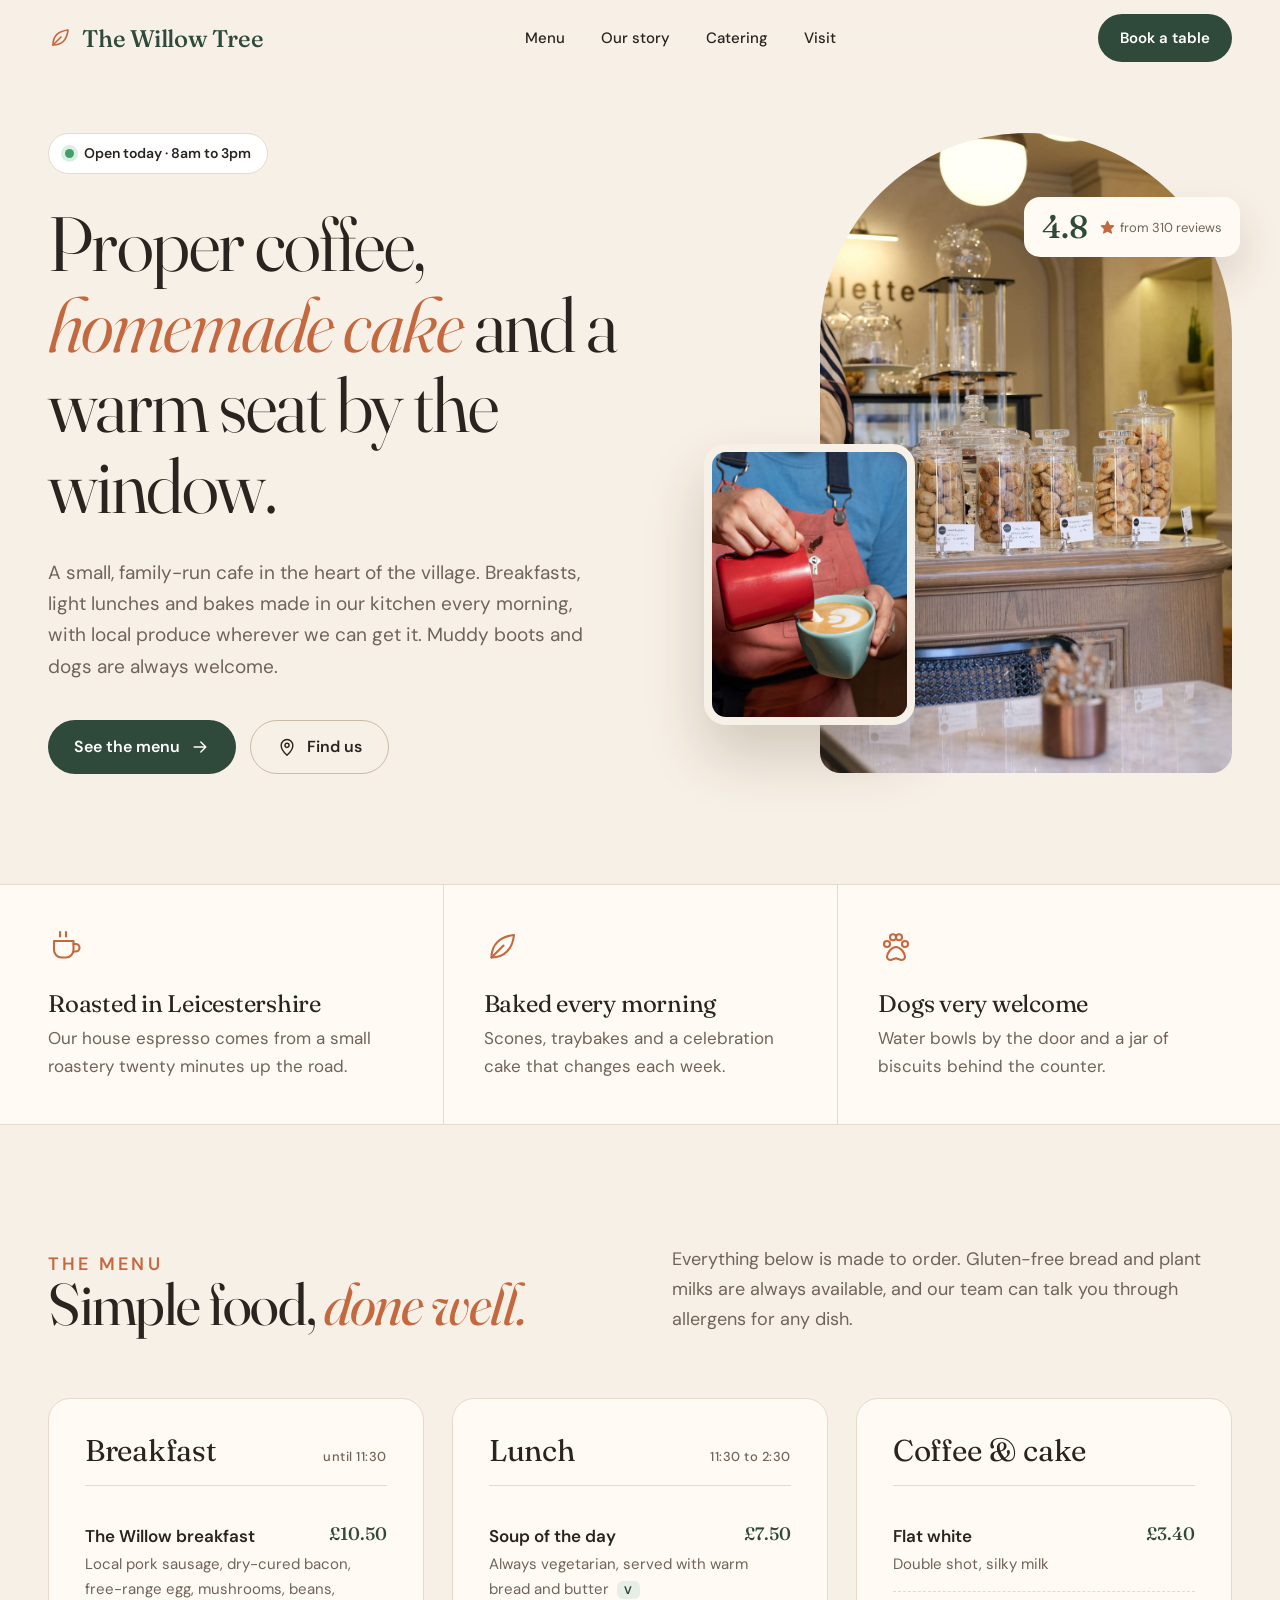
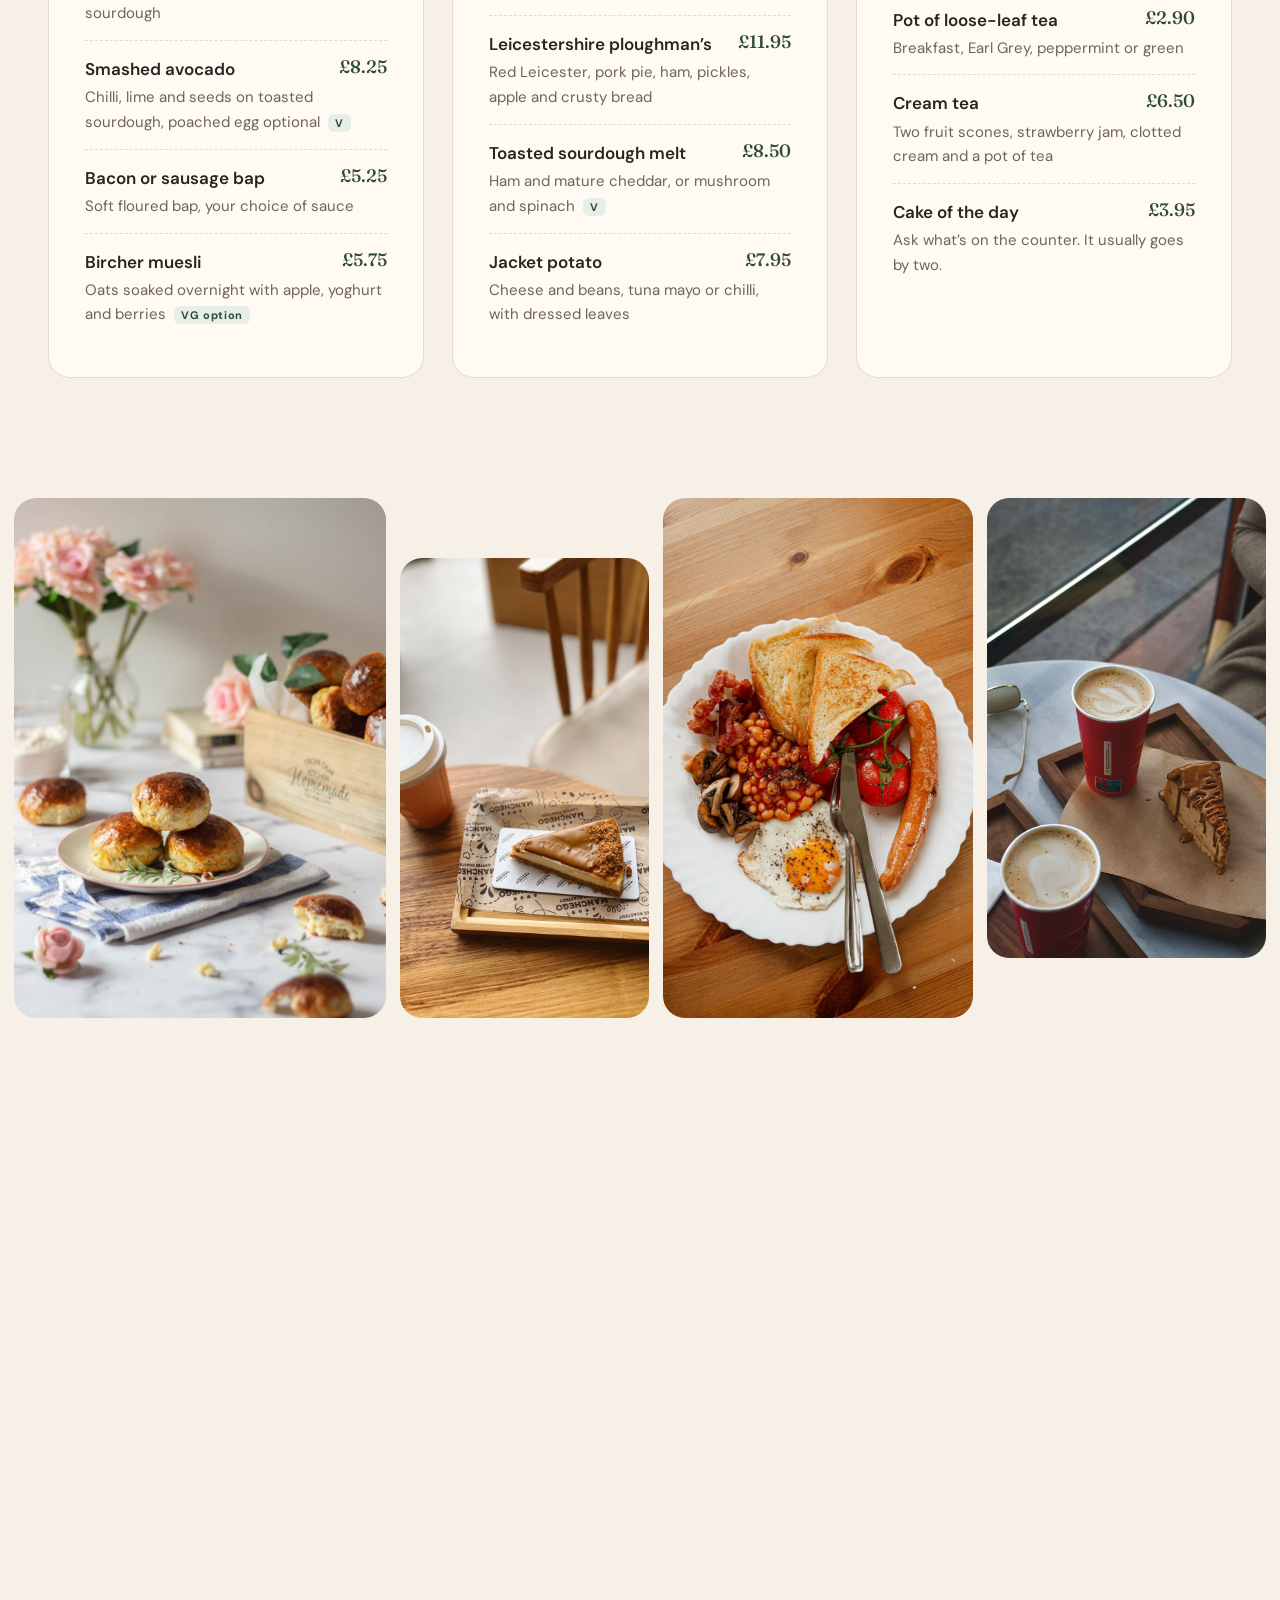
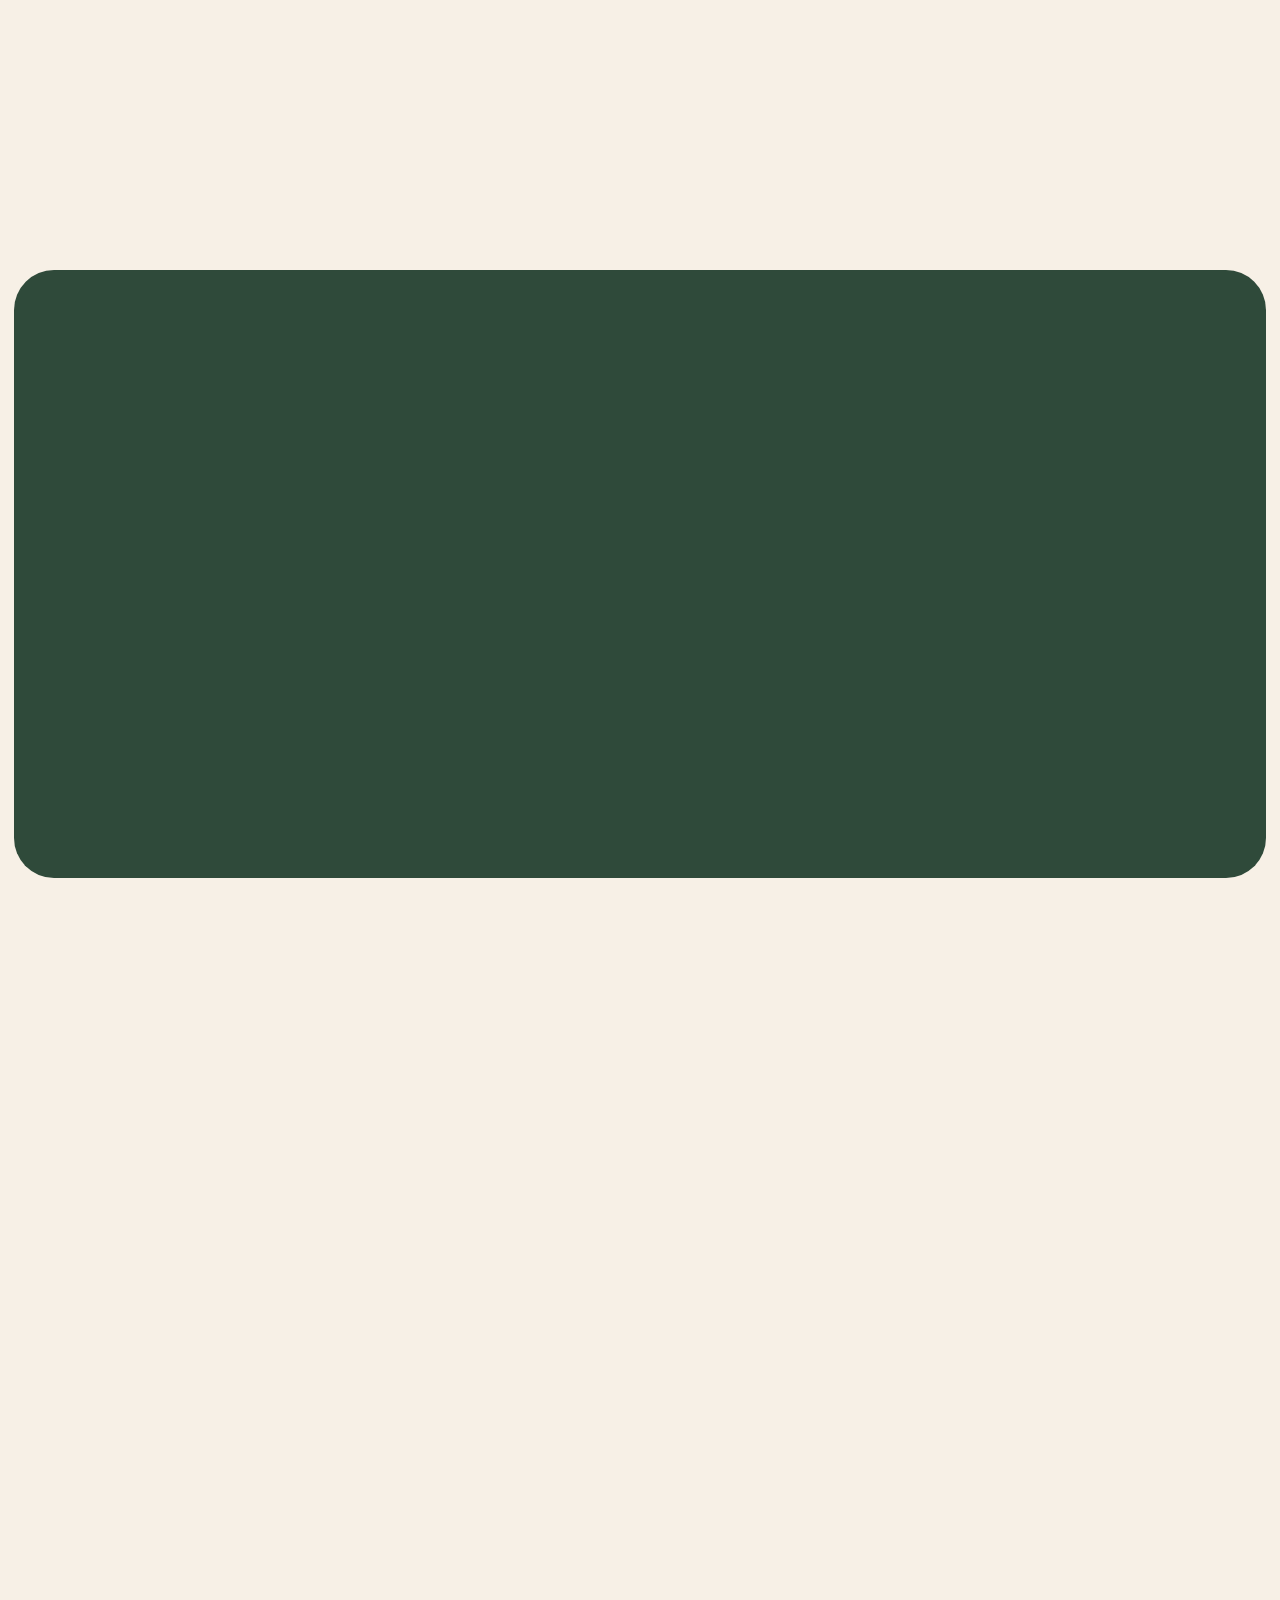
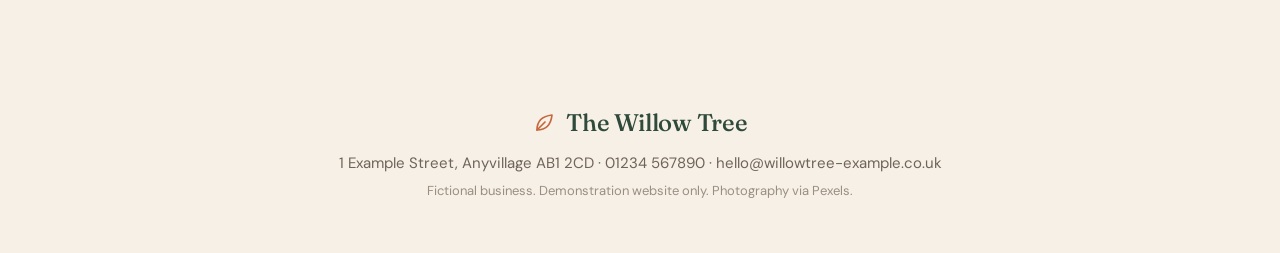
<file: cafe/index.html>
<!DOCTYPE html>
<html lang="en-GB">
<head>
<meta charset="utf-8">
<meta name="viewport" content="width=device-width,initial-scale=1">
<title>The Willow Tree Cafe | Village cafe, breakfasts, cakes &amp; catering</title>
<meta name="description" content="A family-run village cafe in Leicestershire. Breakfasts, light lunches, homemade cakes and speciality coffee. Dogs welcome. Outside catering available.">
<link rel="preload" href="assets/fonts/Fraunces-300-700-normal.woff2" as="font" type="font/woff2" crossorigin>
<link rel="stylesheet" href="assets/fonts.css">
<link rel="stylesheet" href="assets/style.css">
</head>
<body>
<svg width="0" height="0" style="position:absolute" aria-hidden="true">
 <symbol id="i-leaf" viewBox="0 0 24 24"><path d="M5 19c0-9 6-14 15-15-1 9-6 15-15 15z"/><path d="M5 19 13 11"/></symbol>
 <symbol id="i-clock" viewBox="0 0 24 24"><circle cx="12" cy="12" r="9"/><path d="M12 7v5l3 2"/></symbol>
 <symbol id="i-pin" viewBox="0 0 24 24"><path d="M12 22s7-6.2 7-12a7 7 0 0 0-14 0c0 5.8 7 12 7 12z"/><circle cx="12" cy="10" r="2.5"/></symbol>
 <symbol id="i-phone" viewBox="0 0 24 24"><path d="M22 16.9v3a2 2 0 0 1-2.2 2 19.8 19.8 0 0 1-8.6-3.1 19.5 19.5 0 0 1-6-6A19.8 19.8 0 0 1 2.1 4.2 2 2 0 0 1 4.1 2h3a2 2 0 0 1 2 1.7c.1 1 .4 1.9.7 2.8a2 2 0 0 1-.5 2.1L8 9.9a16 16 0 0 0 6 6l1.3-1.3a2 2 0 0 1 2.1-.4c.9.3 1.8.6 2.8.7a2 2 0 0 1 1.7 2z"/></symbol>
 <symbol id="i-arrow" viewBox="0 0 24 24"><path d="M5 12h14M13 6l6 6-6 6"/></symbol>
 <symbol id="i-paw" viewBox="0 0 24 24"><circle cx="6" cy="10" r="2"/><circle cx="10" cy="5.5" r="2"/><circle cx="14" cy="5.5" r="2"/><circle cx="18" cy="10" r="2"/><path d="M12 12c-3 0-6 4-6 6.5 0 1.5 1.5 2.5 3 2l3-1 3 1c1.5.5 3-.5 3-2C18 16 15 12 12 12z"/></symbol>
 <symbol id="i-cup" viewBox="0 0 24 24"><path d="M4 8h13v6a5 5 0 0 1-5 5H9a5 5 0 0 1-5-5z"/><path d="M17 10h1.5a2.5 2.5 0 0 1 0 5H17M8 2v3M12 2v3"/></symbol>
 <symbol id="i-basket" viewBox="0 0 24 24"><path d="M3 10h18l-2 10H5z"/><path d="m8 10 3-6M16 10l-3-6M9 14v3M15 14v3"/></symbol>
 <symbol id="i-car" viewBox="0 0 24 24"><path d="M5 17h14v-5l-2-5H7l-2 5z"/><circle cx="8" cy="17" r="2"/><circle cx="16" cy="17" r="2"/></symbol>
 <symbol id="i-access" viewBox="0 0 24 24"><circle cx="12" cy="4" r="2"/><path d="M12 7v7h5l2 6M8 10a6 6 0 1 0 7 8"/></symbol>
 <symbol id="i-star" viewBox="0 0 24 24"><path d="m12 2 3.1 6.3 6.9 1-5 4.9 1.2 6.8L12 17.8 5.8 21l1.2-6.8-5-4.9 6.9-1z"/></symbol>
</svg>

<header class="nav" id="top">
 <div class="wrap nav-in">
  <a href="#top" class="brand"><svg class="ic"><use href="#i-leaf"/></svg>The Willow Tree</a>
  <nav class="links" aria-label="Main"><a href="#menu">Menu</a><a href="#story">Our story</a><a href="#catering">Catering</a><a href="#visit">Visit</a></nav>
  <a href="#visit" class="pill">Book a table</a>
 </div>
</header>

<main>
<section class="hero">
 <div class="wrap hero-grid">
  <div class="hero-copy">
   <p class="status rv"><span class="dot"></span>Open today · 8am to 3pm</p>
   <h1 class="rv">Proper coffee, <em>homemade cake</em> and a warm seat by the window.</h1>
   <p class="lede rv">A small, family-run cafe in the heart of the village. Breakfasts, light lunches and bakes made in our kitchen every morning, with local produce wherever we can get it. Muddy boots and dogs are always welcome.</p>
   <div class="cta rv"><a href="#menu" class="btn">See the menu <svg class="ic"><use href="#i-arrow"/></svg></a><a href="#visit" class="btn btn-ghost"><svg class="ic"><use href="#i-pin"/></svg> Find us</a></div>
  </div>
  <div class="hero-media">
   <figure class="h-main rv"><img src="assets/hero.jpg" alt="Cafe counter with glass jars of homemade cookies under warm lights" width="957" height="1700" fetchpriority="high"></figure>
   <figure class="h-small rv"><img src="assets/latte.jpg" alt="Barista pouring latte art" width="1000" height="1418" loading="lazy"></figure>
   <div class="badge rv"><b>4.8</b><span><svg class="ic star"><use href="#i-star"/></svg> from 310 reviews</span></div>
  </div>
 </div>
</section>

<section class="values">
 <div class="wrap val-grid">
  <div class="rv"><svg class="ic lg"><use href="#i-cup"/></svg><h3>Roasted in Leicestershire</h3><p>Our house espresso comes from a small roastery twenty minutes up the road.</p></div>
  <div class="rv"><svg class="ic lg"><use href="#i-leaf"/></svg><h3>Baked every morning</h3><p>Scones, traybakes and a celebration cake that changes each week.</p></div>
  <div class="rv"><svg class="ic lg"><use href="#i-paw"/></svg><h3>Dogs very welcome</h3><p>Water bowls by the door and a jar of biscuits behind the counter.</p></div>
 </div>
</section>

<section class="sec" id="menu">
 <div class="wrap">
  <div class="menu-head">
   <div><p class="eyebrow rv">The menu</p><h2 class="rv">Simple food, <em>done well.</em></h2></div>
   <p class="rv muted">Everything below is made to order. Gluten-free bread and plant milks are always available, and our team can talk you through allergens for any dish.</p>
  </div>
  <div class="menu-grid">
   <div class="menu-col rv">
    <h3>Breakfast <small>until 11:30</small></h3>
    <dl>
     <div><dt>The Willow breakfast</dt><dd>£10.50</dd><p>Local pork sausage, dry-cured bacon, free-range egg, mushrooms, beans, sourdough</p></div>
     <div><dt>Smashed avocado</dt><dd>£8.25</dd><p>Chilli, lime and seeds on toasted sourdough, poached egg optional <i>V</i></p></div>
     <div><dt>Bacon or sausage bap</dt><dd>£5.25</dd><p>Soft floured bap, your choice of sauce</p></div>
     <div><dt>Bircher muesli</dt><dd>£5.75</dd><p>Oats soaked overnight with apple, yoghurt and berries <i>VG option</i></p></div>
    </dl>
   </div>
   <div class="menu-col rv">
    <h3>Lunch <small>11:30 to 2:30</small></h3>
    <dl>
     <div><dt>Soup of the day</dt><dd>£7.50</dd><p>Always vegetarian, served with warm bread and butter <i>V</i></p></div>
     <div><dt>Leicestershire ploughman&rsquo;s</dt><dd>£11.95</dd><p>Red Leicester, pork pie, ham, pickles, apple and crusty bread</p></div>
     <div><dt>Toasted sourdough melt</dt><dd>£8.50</dd><p>Ham and mature cheddar, or mushroom and spinach <i>V</i></p></div>
     <div><dt>Jacket potato</dt><dd>£7.95</dd><p>Cheese and beans, tuna mayo or chilli, with dressed leaves</p></div>
    </dl>
   </div>
   <div class="menu-col rv">
    <h3>Coffee &amp; cake</h3>
    <dl>
     <div><dt>Flat white</dt><dd>£3.40</dd><p>Double shot, silky milk</p></div>
     <div><dt>Pot of loose-leaf tea</dt><dd>£2.90</dd><p>Breakfast, Earl Grey, peppermint or green</p></div>
     <div><dt>Cream tea</dt><dd>£6.50</dd><p>Two fruit scones, strawberry jam, clotted cream and a pot of tea</p></div>
     <div><dt>Cake of the day</dt><dd>£3.95</dd><p>Ask what&rsquo;s on the counter. It usually goes by two.</p></div>
    </dl>
   </div>
  </div>
 </div>
</section>

<section class="gallery" aria-label="Photos from the cafe">
 <figure class="g1 rv"><img src="assets/scones.jpg" alt="Freshly baked scones on a plate with roses" loading="lazy" width="1000" height="1250"></figure>
 <figure class="g2 rv"><img src="assets/cake.jpg" alt="Slice of caramel cheesecake and a takeaway coffee" loading="lazy" width="1000" height="1334"></figure>
 <figure class="g3 rv"><img src="assets/tea.jpg" alt="Full English breakfast with eggs, beans, sausage and toast" loading="lazy" width="1000" height="1334"></figure>
 <figure class="g4 rv"><img src="assets/table.jpg" alt="Two lattes and cake on a cafe table" loading="lazy" width="1000" height="1780"></figure>
</section>

<section class="sec story" id="story">
 <div class="wrap story-grid">
  <figure class="rv story-img"><img src="assets/barista.jpg" alt="Barista making a latte behind the counter" loading="lazy" width="1000" height="1500"></figure>
  <div>
   <p class="eyebrow rv">Our story</p>
   <h2 class="rv">A village cafe, <em>run by the village.</em></h2>
   <p class="rv">We opened The Willow Tree because we wanted somewhere to sit with a good coffee without driving into town. Ten years on, it&rsquo;s where the walking group warms up, where toddlers have their first babyccino, and where half the parish council seems to hold its meetings.</p>
   <p class="rv">Our bread comes from a baker in the next village, our eggs from a farm you can see from the car park, and the cakes are made by us, at 6am, every day.</p>
   <blockquote class="rv">&ldquo;Best scones for miles, and they brought a water bowl out for our spaniel before we&rsquo;d even sat down.&rdquo;<cite>Helen, Google review</cite></blockquote>
  </div>
 </div>
</section>

<section class="catering" id="catering">
 <div class="wrap cat-grid">
  <div class="rv">
   <p class="eyebrow light">Outside catering</p>
   <h2>Feeding your party, office or wake, <em>without the fuss.</em></h2>
   <p>Sandwich platters, grazing boards, cake tables and afternoon teas, delivered within ten miles. Tell us numbers and dietary needs and we&rsquo;ll handle the rest.</p>
   <a class="btn btn-cream" href="mailto:hello@willowtree-example.co.uk">Ask about catering <svg class="ic"><use href="#i-arrow"/></svg></a>
  </div>
  <ul class="cat-list rv">
   <li><svg class="ic"><use href="#i-basket"/></svg><div><b>Sandwich &amp; wrap platters</b><span>From £6.50 per person</span></div></li>
   <li><svg class="ic"><use href="#i-cup"/></svg><div><b>Afternoon tea boxes</b><span>From £14 per person</span></div></li>
   <li><svg class="ic"><use href="#i-leaf"/></svg><div><b>Celebration cakes</b><span>Order with 5 days&rsquo; notice</span></div></li>
  </ul>
 </div>
</section>

<section class="sec visit" id="visit">
 <div class="wrap visit-grid">
  <div>
   <p class="eyebrow rv">Visit us</p>
   <h2 class="rv">Come in, <em>sit down.</em></h2>
   <table class="hours rv">
    <tr><th>Monday to Friday</th><td>8:00 to 15:00</td></tr>
    <tr><th>Saturday</th><td>9:00 to 15:00</td></tr>
    <tr><th>Sunday</th><td>10:00 to 14:00</td></tr>
   </table>
   <ul class="facts rv">
    <li><svg class="ic"><use href="#i-pin"/></svg>1 Example Street, Anyvillage, Leicestershire AB1 2CD</li>
    <li><svg class="ic"><use href="#i-car"/></svg>Free parking at the village hall opposite</li>
    <li><svg class="ic"><use href="#i-access"/></svg>Step-free entrance and accessible toilet</li>
    <li><svg class="ic"><use href="#i-phone"/></svg><a href="tel:01234567890">01234 567890</a></li>
   </ul>
  </div>
  <form class="book rv" onsubmit="event.preventDefault();this.querySelector('.ok').hidden=false;">
   <h3>Book a table</h3>
   <p class="muted">Walk-ins are always welcome. Booking is handy for groups of four or more, and for weekends.</p>
   <div class="row"><label>Name<input required autocomplete="name"></label><label>Phone<input required type="tel" autocomplete="tel"></label></div>
   <div class="row"><label>Date<input type="date"></label><label>Guests<select><option>2</option><option>3</option><option>4</option><option>5</option><option>6+</option></select></label></div>
   <button class="btn">Request booking <svg class="ic"><use href="#i-arrow"/></svg></button>
   <p class="ok" hidden>Thanks, this is a demo so nothing was sent.</p>
  </form>
 </div>
</section>
</main>

<footer class="foot">
 <div class="wrap foot-in">
  <div class="brand"><svg class="ic"><use href="#i-leaf"/></svg>The Willow Tree</div>
  <p>1 Example Street, Anyvillage AB1 2CD · 01234 567890 · hello@willowtree-example.co.uk</p>
  <p class="small">Fictional business. Demonstration website only. Photography via Pexels.</p>
 </div>
</footer>
<script src="assets/site.js" defer></script>
</body>
</html>
</file>
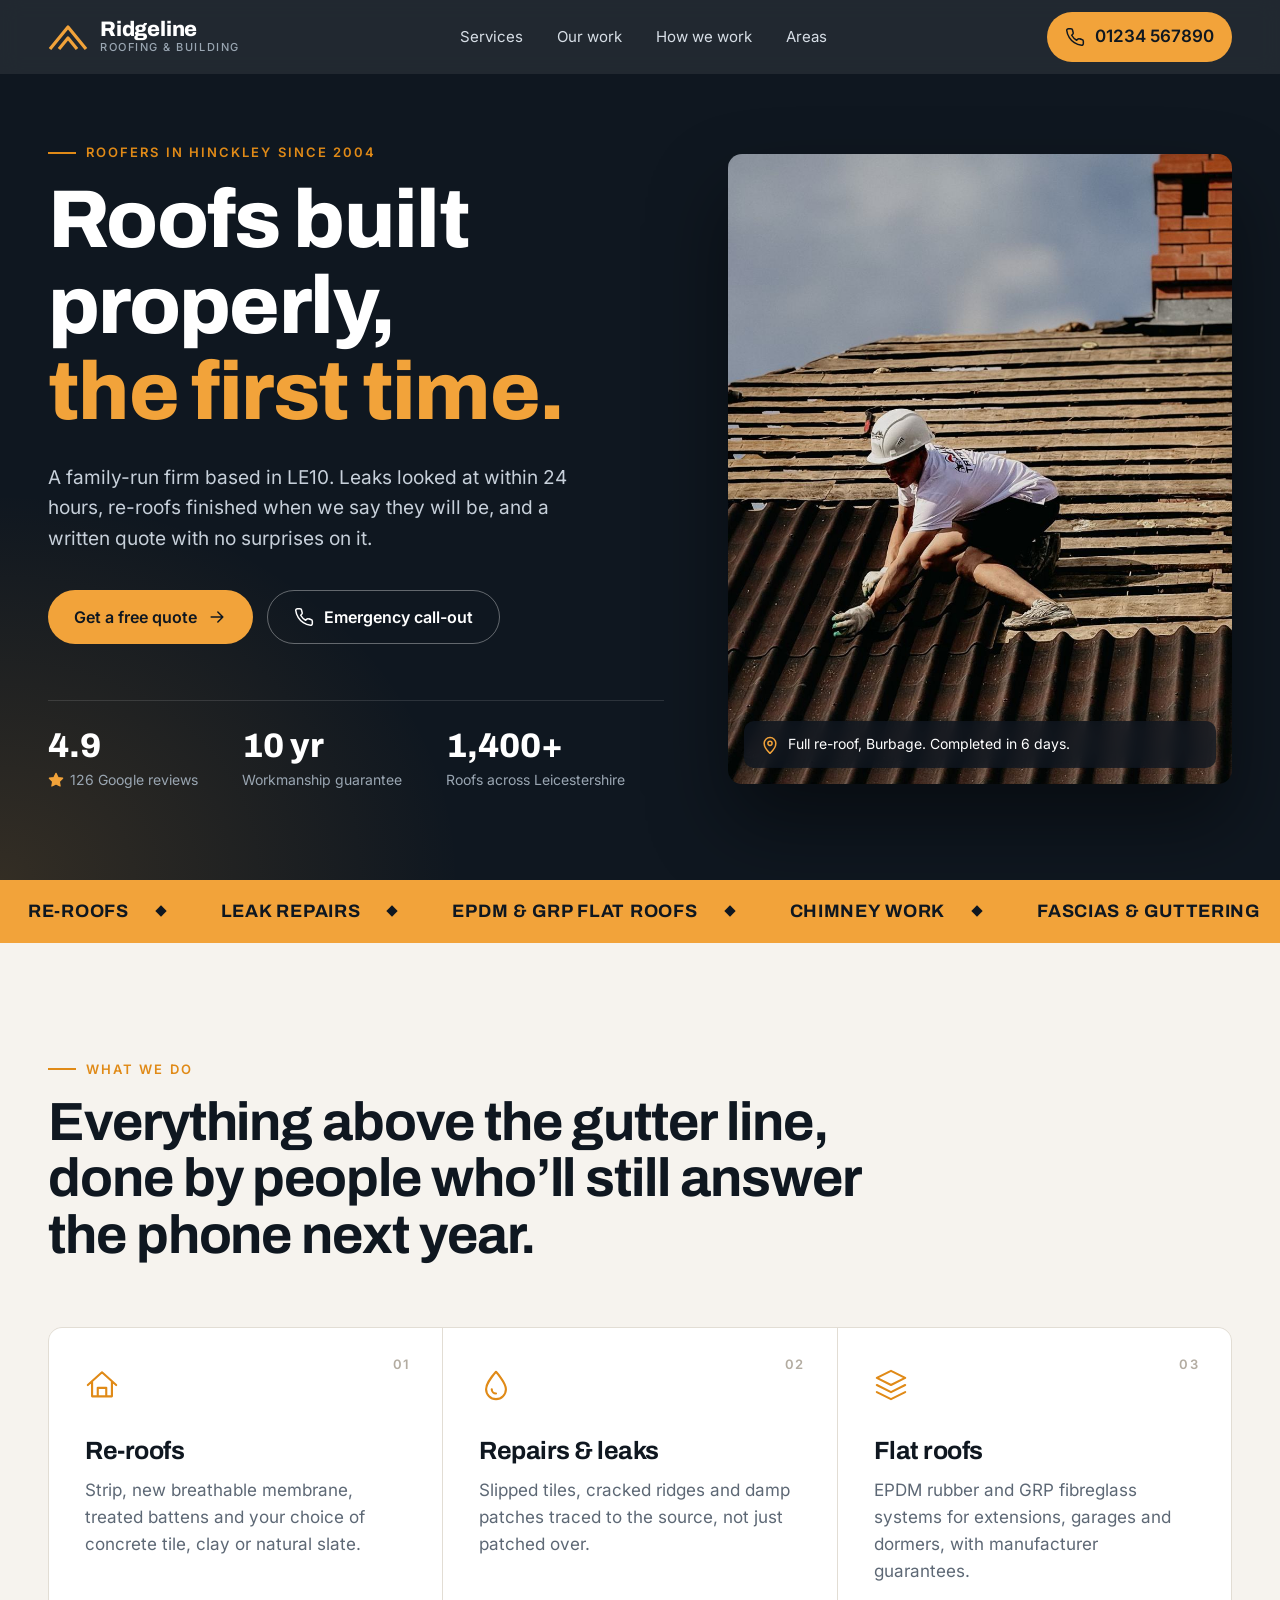
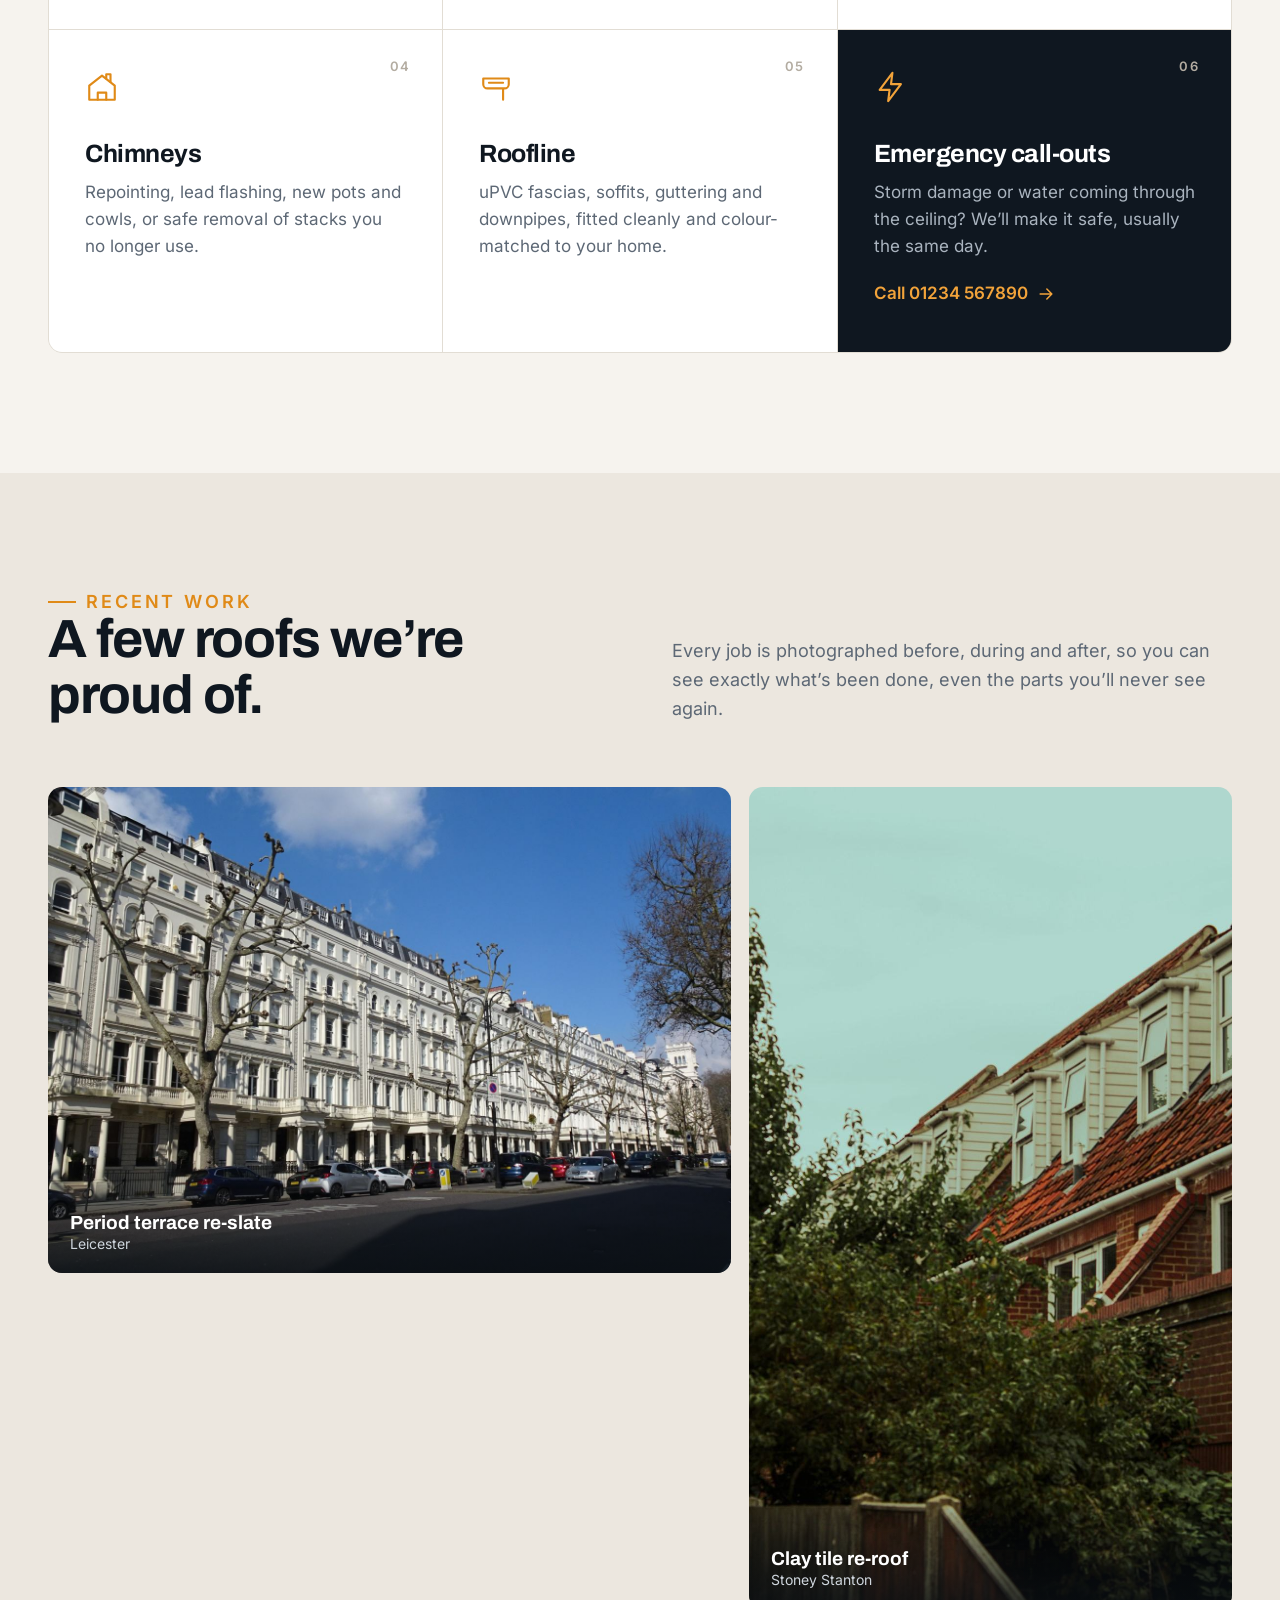
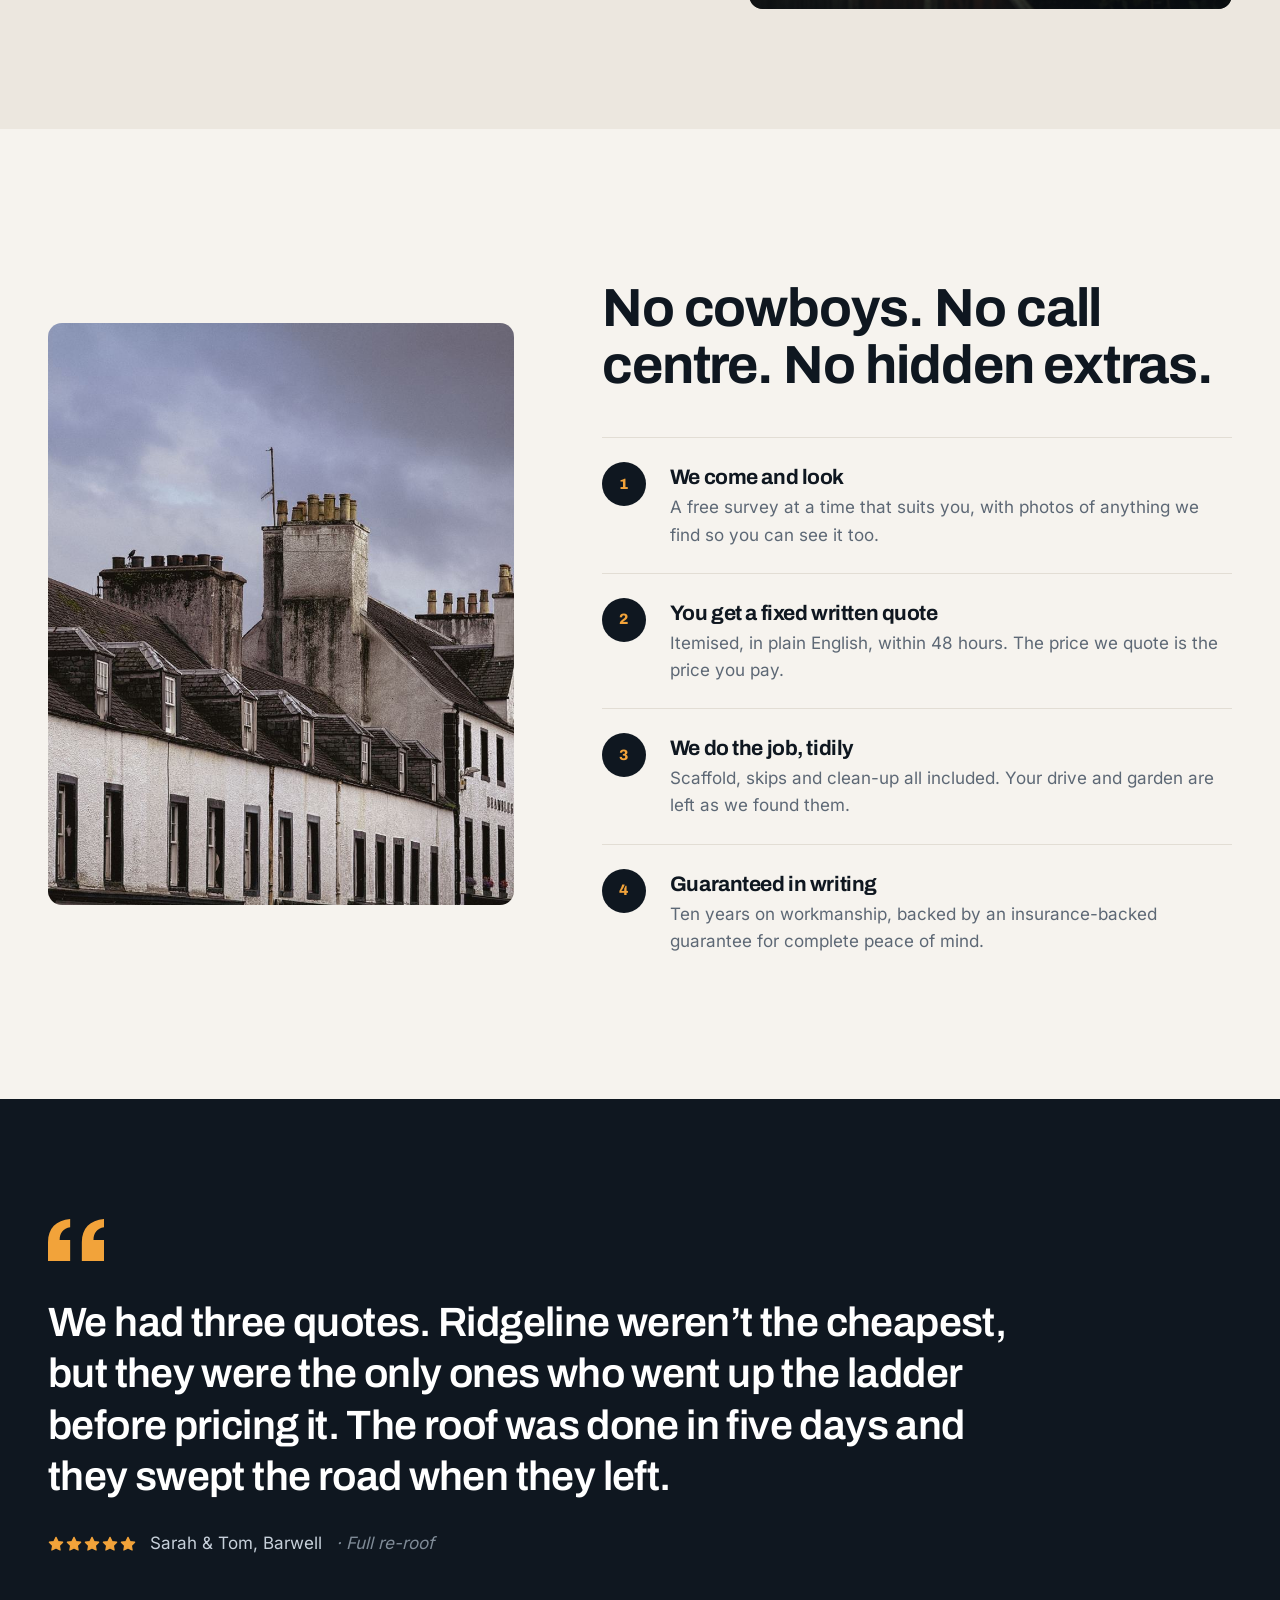
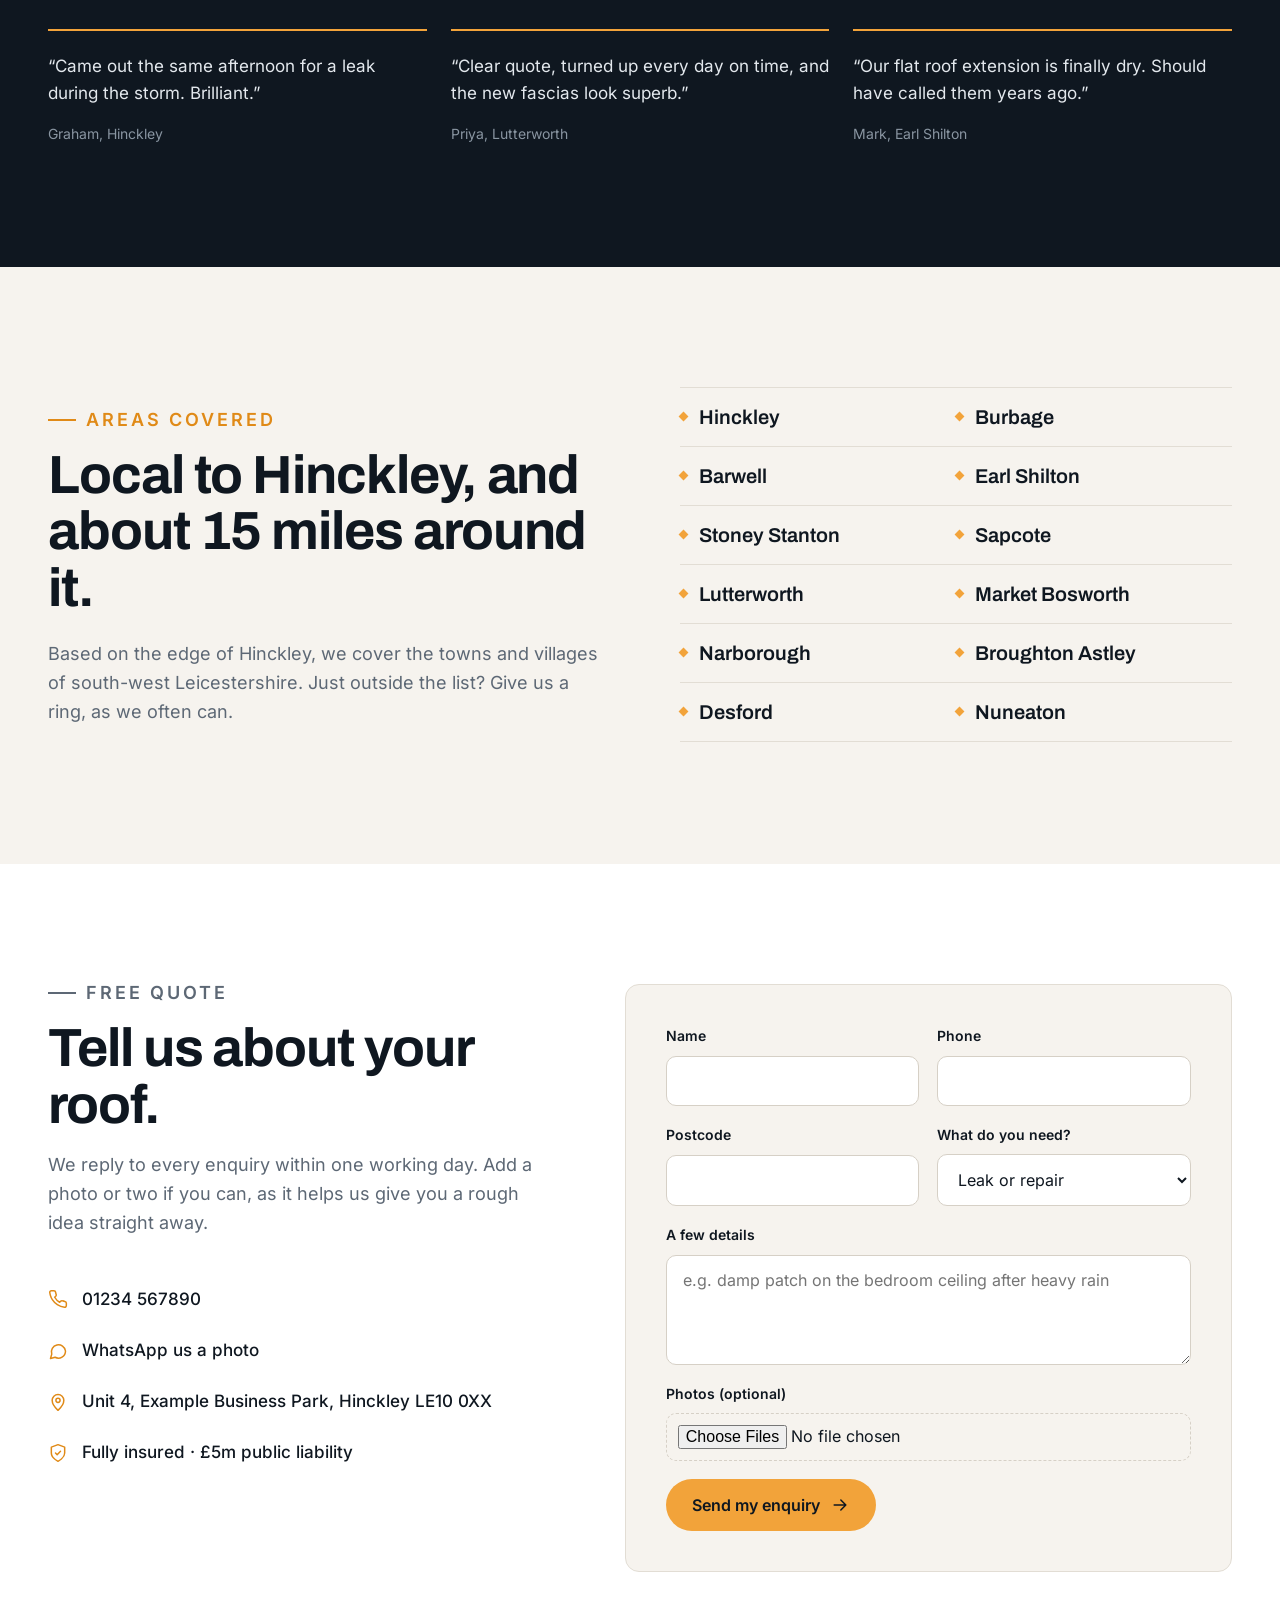
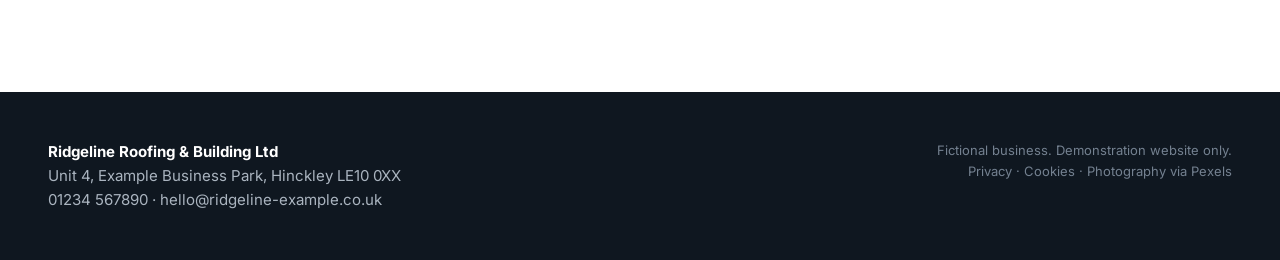
<file: trade/index.html>
<!DOCTYPE html>
<html lang="en-GB">
<head>
<meta charset="utf-8">
<meta name="viewport" content="width=device-width,initial-scale=1">
<title>Ridgeline Roofing &amp; Building | Roofers in Hinckley, Leicestershire</title>
<meta name="description" content="Family-run roofers in Hinckley. Re-roofs, repairs, flat roofs, chimneys and roofline across Hinckley, Burbage, Earl Shilton and Lutterworth. Free written quotes.">
<link rel="preload" href="assets/fonts/Archivo-400-800-normal.woff2" as="font" type="font/woff2" crossorigin>
<link rel="stylesheet" href="assets/fonts.css">
<link rel="stylesheet" href="assets/style.css">
</head>
<body>
<svg width="0" height="0" style="position:absolute" aria-hidden="true">
 <symbol id="i-phone" viewBox="0 0 24 24"><path d="M22 16.9v3a2 2 0 0 1-2.2 2 19.8 19.8 0 0 1-8.6-3.1 19.5 19.5 0 0 1-6-6A19.8 19.8 0 0 1 2.1 4.2 2 2 0 0 1 4.1 2h3a2 2 0 0 1 2 1.7c.1 1 .4 1.9.7 2.8a2 2 0 0 1-.5 2.1L8 9.9a16 16 0 0 0 6 6l1.3-1.3a2 2 0 0 1 2.1-.4c.9.3 1.8.6 2.8.7a2 2 0 0 1 1.7 2z"/></symbol>
 <symbol id="i-arrow" viewBox="0 0 24 24"><path d="M5 12h14M13 6l6 6-6 6"/></symbol>
 <symbol id="i-roof" viewBox="0 0 24 24"><path d="M2 12 12 3l10 9M5 10v10h14V10M9 20v-6h6v6"/></symbol>
 <symbol id="i-drop" viewBox="0 0 24 24"><path d="M12 2.7s7 7.6 7 12.3a7 7 0 0 1-14 0c0-4.7 7-12.3 7-12.3z"/><path d="M9 15a3 3 0 0 0 3 3"/></symbol>
 <symbol id="i-layers" viewBox="0 0 24 24"><path d="m12 2 10 5-10 5L2 7l10-5zM2 17l10 5 10-5M2 12l10 5 10-5"/></symbol>
 <symbol id="i-chimney" viewBox="0 0 24 24"><path d="M3 21V11l9-7 9 7v10z"/><path d="M15 6V3h3v5.5"/><path d="M9 21v-5h6v5"/></symbol>
 <symbol id="i-gutter" viewBox="0 0 24 24"><path d="M3 6h18v4a3 3 0 0 1-3 3H6a3 3 0 0 1-3-3zM17 13v8M7 9h10"/></symbol>
 <symbol id="i-bolt" viewBox="0 0 24 24"><path d="M13 2 4 14h7l-1 8 9-12h-7z"/></symbol>
 <symbol id="i-shield" viewBox="0 0 24 24"><path d="M12 22s8-4 8-10V5l-8-3-8 3v7c0 6 8 10 8 10z"/><path d="m9 12 2 2 4-4"/></symbol>
 <symbol id="i-star" viewBox="0 0 24 24"><path d="m12 2 3.1 6.3 6.9 1-5 4.9 1.2 6.8L12 17.8 5.8 21l1.2-6.8-5-4.9 6.9-1z"/></symbol>
 <symbol id="i-pin" viewBox="0 0 24 24"><path d="M12 22s7-6.2 7-12a7 7 0 0 0-14 0c0 5.8 7 12 7 12z"/><circle cx="12" cy="10" r="2.5"/></symbol>
 <symbol id="i-chat" viewBox="0 0 24 24"><path d="M21 12a8.5 8.5 0 0 1-12.5 7.5L3 21l1.5-5.2A8.5 8.5 0 1 1 21 12z"/></symbol>
</svg>

<header class="nav" id="top">
 <div class="wrap nav-in">
  <a href="#top" class="brand" aria-label="Ridgeline Roofing home">
   <svg viewBox="0 0 40 28" class="mark" aria-hidden="true"><path d="M2 26 20 4l18 22" /><path d="M11 26 20 15l9 11"/></svg>
   <span>Ridgeline<small>Roofing &amp; Building</small></span>
  </a>
  <nav class="links" aria-label="Main">
   <a href="#services">Services</a><a href="#work">Our work</a><a href="#process">How we work</a><a href="#areas">Areas</a>
  </nav>
  <a href="tel:01234567890" class="nav-call"><svg class="ic"><use href="#i-phone"/></svg><span>01234 567890</span></a>
 </div>
</header>

<main>
<section class="hero">
 <div class="wrap hero-grid">
  <div class="hero-copy">
   <p class="eyebrow rv">Roofers in Hinckley since 2004</p>
   <h1 class="rv">Roofs built properly, <em>the first time.</em></h1>
   <p class="lede rv">A family-run firm based in LE10. Leaks looked at within 24 hours, re-roofs finished when we say they will be, and a written quote with no surprises on it.</p>
   <div class="cta-row rv">
    <a href="#quote" class="btn btn-amber">Get a free quote <svg class="ic"><use href="#i-arrow"/></svg></a>
    <a href="tel:01234567890" class="btn btn-line"><svg class="ic"><use href="#i-phone"/></svg> Emergency call-out</a>
   </div>
   <ul class="proof rv">
    <li><strong>4.9</strong><span><svg class="ic star"><use href="#i-star"/></svg> 126 Google reviews</span></li>
    <li><strong>10 yr</strong><span>Workmanship guarantee</span></li>
    <li><strong>1,400+</strong><span>Roofs across Leicestershire</span></li>
   </ul>
  </div>
  <figure class="hero-img rv">
   <img src="assets/hero.jpg" alt="Roofer fixing new tiles on a pitched roof" width="956" height="1700" fetchpriority="high">
   <figcaption><svg class="ic"><use href="#i-pin"/></svg> Full re-roof, Burbage. Completed in 6 days.</figcaption>
  </figure>
 </div>
</section>

<div class="ticker" aria-hidden="true"><div class="ticker-in">
 <span>Re-roofs</span><span>Leak repairs</span><span>EPDM &amp; GRP flat roofs</span><span>Chimney work</span><span>Fascias &amp; guttering</span><span>Storm damage</span><span>Re-roofs</span><span>Leak repairs</span><span>EPDM &amp; GRP flat roofs</span><span>Chimney work</span><span>Fascias &amp; guttering</span><span>Storm damage</span>
</div></div>

<section class="sec" id="services">
 <div class="wrap">
  <div class="sec-head">
   <p class="eyebrow rv">What we do</p>
   <h2 class="rv">Everything above the gutter line, done by people who&rsquo;ll still answer the phone next year.</h2>
  </div>
  <div class="svc-grid">
   <article class="svc rv"><span class="num">01</span><svg class="ic lg"><use href="#i-roof"/></svg><h3>Re-roofs</h3><p>Strip, new breathable membrane, treated battens and your choice of concrete tile, clay or natural slate.</p></article>
   <article class="svc rv"><span class="num">02</span><svg class="ic lg"><use href="#i-drop"/></svg><h3>Repairs &amp; leaks</h3><p>Slipped tiles, cracked ridges and damp patches traced to the source, not just patched over.</p></article>
   <article class="svc rv"><span class="num">03</span><svg class="ic lg"><use href="#i-layers"/></svg><h3>Flat roofs</h3><p>EPDM rubber and GRP fibreglass systems for extensions, garages and dormers, with manufacturer guarantees.</p></article>
   <article class="svc rv"><span class="num">04</span><svg class="ic lg"><use href="#i-chimney"/></svg><h3>Chimneys</h3><p>Repointing, lead flashing, new pots and cowls, or safe removal of stacks you no longer use.</p></article>
   <article class="svc rv"><span class="num">05</span><svg class="ic lg"><use href="#i-gutter"/></svg><h3>Roofline</h3><p>uPVC fascias, soffits, guttering and downpipes, fitted cleanly and colour-matched to your home.</p></article>
   <article class="svc rv svc-dark"><span class="num">06</span><svg class="ic lg"><use href="#i-bolt"/></svg><h3>Emergency call-outs</h3><p>Storm damage or water coming through the ceiling? We&rsquo;ll make it safe, usually the same day.</p><a href="tel:01234567890" class="link">Call 01234 567890 <svg class="ic"><use href="#i-arrow"/></svg></a></article>
  </div>
 </div>
</section>

<section class="sec work" id="work">
 <div class="wrap">
  <div class="sec-head split">
   <div><p class="eyebrow rv">Recent work</p><h2 class="rv">A few roofs we&rsquo;re proud of.</h2></div>
   <p class="rv muted">Every job is photographed before, during and after, so you can see exactly what&rsquo;s been done, even the parts you&rsquo;ll never see again.</p>
  </div>
  <div class="mosaic">
   <figure class="m1 rv"><img src="assets/terrace.jpg" alt="Row of period terraced houses with slate roofs" loading="lazy" width="1400" height="1050"><figcaption><b>Period terrace re-slate</b><span>Leicester</span></figcaption></figure>
   <figure class="m2 rv"><img src="assets/slate.jpg" alt="Red brick terraced houses with clay tile roofs" loading="lazy" width="1000" height="1500"><figcaption><b>Clay tile re-roof</b><span>Stoney Stanton</span></figcaption></figure>
   <figure class="m3 rv"><img src="assets/brick.jpg" alt="Victorian terraced street with slate roofs" loading="lazy" width="1000" height="1334"><figcaption><b>Victorian restoration</b><span>Burbage</span></figcaption></figure>
   <figure class="m4 rv"><img src="assets/tiles.jpg" alt="Roofer cutting tiles to size on site" loading="lazy" width="1000" height="1470"><figcaption><b>Valley and hip rebuild</b><span>Burbage</span></figcaption></figure>
  </div>
 </div>
</section>

<section class="sec" id="process">
 <div class="wrap process">
  <figure class="proc-img rv"><img src="assets/team.jpg" alt="Terraced houses with slate roofs and chimney stacks under a grey sky" loading="lazy" width="1400" height="1050"></figure>
  <div>
   <p class="eyebrow rv">How we work</p>
   <h2 class="rv">No cowboys. No call centre. No hidden extras.</h2>
   <ol class="steps">
    <li class="rv"><span>1</span><div><h3>We come and look</h3><p>A free survey at a time that suits you, with photos of anything we find so you can see it too.</p></div></li>
    <li class="rv"><span>2</span><div><h3>You get a fixed written quote</h3><p>Itemised, in plain English, within 48 hours. The price we quote is the price you pay.</p></div></li>
    <li class="rv"><span>3</span><div><h3>We do the job, tidily</h3><p>Scaffold, skips and clean-up all included. Your drive and garden are left as we found them.</p></div></li>
    <li class="rv"><span>4</span><div><h3>Guaranteed in writing</h3><p>Ten years on workmanship, backed by an insurance-backed guarantee for complete peace of mind.</p></div></li>
   </ol>
  </div>
 </div>
</section>

<section class="quote-band">
 <div class="wrap">
  <svg class="qmark" viewBox="0 0 48 36" aria-hidden="true"><path d="M0 36V20C0 8 7 1 19 0v7c-6 1-9 5-9 11h9v18zm29 0V20C29 8 36 1 48 0v7c-6 1-9 5-9 11h9v18z"/></svg>
  <blockquote class="rv">
   <p>We had three quotes. Ridgeline weren&rsquo;t the cheapest, but they were the only ones who went up the ladder before pricing it. The roof was done in five days and they swept the road when they left.</p>
   <footer><span class="stars" aria-label="5 stars"><svg class="ic star"><use href="#i-star"/></svg><svg class="ic star"><use href="#i-star"/></svg><svg class="ic star"><use href="#i-star"/></svg><svg class="ic star"><use href="#i-star"/></svg><svg class="ic star"><use href="#i-star"/></svg></span> Sarah &amp; Tom, Barwell <em>· Full re-roof</em></footer>
  </blockquote>
  <div class="mini-reviews">
   <div class="rv"><p>&ldquo;Came out the same afternoon for a leak during the storm. Brilliant.&rdquo;</p><span>Graham, Hinckley</span></div>
   <div class="rv"><p>&ldquo;Clear quote, turned up every day on time, and the new fascias look superb.&rdquo;</p><span>Priya, Lutterworth</span></div>
   <div class="rv"><p>&ldquo;Our flat roof extension is finally dry. Should have called them years ago.&rdquo;</p><span>Mark, Earl Shilton</span></div>
  </div>
 </div>
</section>

<section class="sec" id="areas">
 <div class="wrap areas">
  <div>
   <p class="eyebrow rv">Areas covered</p>
   <h2 class="rv">Local to Hinckley, and about 15 miles around it.</h2>
   <p class="muted rv">Based on the edge of Hinckley, we cover the towns and villages of south-west Leicestershire. Just outside the list? Give us a ring, as we often can.</p>
  </div>
  <ul class="area-list rv">
   <li>Hinckley</li><li>Burbage</li><li>Barwell</li><li>Earl Shilton</li><li>Stoney Stanton</li><li>Sapcote</li><li>Lutterworth</li><li>Market Bosworth</li><li>Narborough</li><li>Broughton Astley</li><li>Desford</li><li>Nuneaton</li>
  </ul>
 </div>
</section>

<section class="sec contact" id="quote">
 <div class="wrap contact-grid">
  <div>
   <p class="eyebrow rv">Free quote</p>
   <h2 class="rv">Tell us about your roof.</h2>
   <p class="rv">We reply to every enquiry within one working day. Add a photo or two if you can, as it helps us give you a rough idea straight away.</p>
   <ul class="contact-list rv">
    <li><svg class="ic"><use href="#i-phone"/></svg><a href="tel:01234567890">01234 567890</a></li>
    <li><svg class="ic"><use href="#i-chat"/></svg><a href="#quote">WhatsApp us a photo</a></li>
    <li><svg class="ic"><use href="#i-pin"/></svg>Unit 4, Example Business Park, Hinckley LE10 0XX</li>
    <li><svg class="ic"><use href="#i-shield"/></svg>Fully insured · £5m public liability</li>
   </ul>
  </div>
  <form class="form rv" onsubmit="event.preventDefault();this.querySelector('.ok').hidden=false;">
   <div class="row"><label>Name<input required autocomplete="name"></label><label>Phone<input required type="tel" autocomplete="tel"></label></div>
   <div class="row"><label>Postcode<input autocomplete="postal-code"></label>
   <label>What do you need?<select><option>Leak or repair</option><option>Full re-roof</option><option>Flat roof</option><option>Chimney</option><option>Fascias &amp; guttering</option><option>Something else</option></select></label></div>
   <label>A few details<textarea rows="4" placeholder="e.g. damp patch on the bedroom ceiling after heavy rain"></textarea></label>
   <label class="file">Photos (optional)<input type="file" accept="image/*" multiple></label>
   <button class="btn btn-amber">Send my enquiry <svg class="ic"><use href="#i-arrow"/></svg></button>
   <p class="ok" hidden>Thanks, this is a demo so nothing was sent.</p>
  </form>
 </div>
</section>
</main>

<footer class="foot">
 <div class="wrap foot-in">
  <div><b>Ridgeline Roofing &amp; Building Ltd</b><br>Unit 4, Example Business Park, Hinckley LE10 0XX<br>01234 567890 · hello@ridgeline-example.co.uk</div>
  <div class="foot-small">Fictional business. Demonstration website only.<br>Privacy · Cookies · Photography via Pexels</div>
 </div>
</footer>
<a class="sticky-call" href="tel:01234567890"><svg class="ic"><use href="#i-phone"/></svg> Call now</a><a class="sticky-quote" href="#quote">Free quote</a>
<script src="assets/site.js" defer></script>
</body>
</html>
</file>
<file: cafe/assets/fonts.css>
@font-face {
  font-family: 'DM Sans';
  font-style: normal;
  font-weight: 400 700;
  font-display: swap;
  src: url(fonts/DMSans-400-700-normal.woff2) format('woff2');
  unicode-range: U+0000-00FF, U+0131, U+0152-0153, U+02BB-02BC, U+02C6, U+02DA, U+02DC, U+0304, U+0308, U+0329, U+2000-206F, U+20AC, U+2122, U+2191, U+2193, U+2212, U+2215, U+FEFF, U+FFFD;
}
@font-face {
  font-family: 'Fraunces';
  font-style: italic;
  font-weight: 300 700;
  font-display: swap;
  src: url(fonts/Fraunces-300-700-italic.woff2) format('woff2');
  unicode-range: U+0000-00FF, U+0131, U+0152-0153, U+02BB-02BC, U+02C6, U+02DA, U+02DC, U+0304, U+0308, U+0329, U+2000-206F, U+20AC, U+2122, U+2191, U+2193, U+2212, U+2215, U+FEFF, U+FFFD;
}
@font-face {
  font-family: 'Fraunces';
  font-style: normal;
  font-weight: 300 700;
  font-display: swap;
  src: url(fonts/Fraunces-300-700-normal.woff2) format('woff2');
  unicode-range: U+0000-00FF, U+0131, U+0152-0153, U+02BB-02BC, U+02C6, U+02DA, U+02DC, U+0304, U+0308, U+0329, U+2000-206F, U+20AC, U+2122, U+2191, U+2193, U+2212, U+2215, U+FEFF, U+FFFD;
}
</file>
<file: cafe/assets/style.css>
:root{--cream:#f7f0e6;--paper:#fffaf3;--green:#2f4a3a;--green2:#3e5f4b;--clay:#c4693f;--ink:#2a2420;--mute:#6f645a;--line:#e6dacb;--r:22px;
--serif:'Fraunces',Georgia,serif;--sans:'DM Sans',system-ui,sans-serif}
*{box-sizing:border-box}html{scroll-behavior:smooth}body{margin:0;background:var(--cream);color:var(--ink);font:17px/1.65 var(--sans);-webkit-font-smoothing:antialiased}
img{display:block;max-width:100%;height:auto}a{color:inherit}
h1,h2,h3{font-family:var(--serif);font-weight:400;letter-spacing:-.02em;line-height:1.05;margin:0}h1,h2{font-variation-settings:"opsz" 144}h3{letter-spacing:-.01em}
h1 em,h2 em{font-style:italic;color:var(--clay)}
.wrap{max-width:1240px;margin:0 auto;padding:0 28px}
.ic{width:20px;height:20px;fill:none;stroke:currentColor;stroke-width:1.7;stroke-linecap:round;stroke-linejoin:round;flex:none}.ic.lg{width:36px;height:36px;stroke-width:1.4}.ic.star{fill:var(--clay);stroke:var(--clay);width:15px;height:15px}
.eyebrow{font:600 13px/1 var(--sans);letter-spacing:.18em;text-transform:uppercase;color:var(--clay);margin:0 0 20px}.eyebrow.light{color:#e9b893}
.muted{color:var(--mute)}
.nav{position:sticky;top:0;z-index:40;background:rgba(247,240,230,.88);backdrop-filter:blur(12px);border-bottom:1px solid transparent;transition:border-color .3s}.nav.scrolled{border-color:var(--line)}
.nav-in{display:flex;align-items:center;justify-content:space-between;height:76px}
.brand{display:flex;align-items:center;gap:10px;font:500 24px var(--serif);text-decoration:none;color:var(--green);letter-spacing:-.01em}.brand .ic{width:24px;height:24px;color:var(--clay)}
.links{display:flex;gap:36px}.links a{text-decoration:none;font-size:15px;font-weight:500}.links a:hover{color:var(--clay)}
.pill{background:var(--green);color:#fff;padding:12px 22px;border-radius:999px;text-decoration:none;font-weight:600;font-size:15px}
.btn{display:inline-flex;align-items:center;gap:10px;background:var(--green);color:#fff;padding:16px 26px;border-radius:999px;text-decoration:none;font:600 16px/1 var(--sans);border:0;cursor:pointer;transition:transform .2s,background .2s}.btn:hover{transform:translateY(-2px);background:var(--green2)}
.btn-ghost{background:transparent;color:var(--ink);border:1.5px solid #cbbba6}.btn-ghost:hover{background:#efe5d6}
.btn-cream{background:var(--cream);color:var(--green)}.btn-cream:hover{background:#fff}
/* hero */
.hero{padding:56px 0 110px;overflow:hidden}
.hero-grid{display:grid;grid-template-columns:1.05fr .95fr;gap:72px;align-items:center}
.status{display:inline-flex;align-items:center;gap:10px;background:#fff;border:1px solid var(--line);padding:8px 16px;border-radius:999px;font-size:14px;font-weight:600;margin:0 0 30px}
.dot{width:9px;height:9px;border-radius:50%;background:#3fa166;box-shadow:0 0 0 4px rgba(63,161,102,.18)}
.hero h1{font-size:clamp(46px,6vw,88px);font-weight:350;margin-bottom:30px}
.lede{font-size:19px;color:var(--mute);max-width:540px;margin:0 0 38px}.cta{display:flex;gap:14px;flex-wrap:wrap}
.hero-media{position:relative;height:640px}
.hero-media figure{margin:0;position:absolute;overflow:hidden;border-radius:var(--r)}.hero-media img{width:100%;height:100%;object-fit:cover}
.h-main{right:0;top:0;width:78%;height:100%;border-radius:220px 220px var(--r) var(--r)!important}
.h-small{left:0;bottom:48px;width:40%;aspect-ratio:3/4;border:8px solid var(--cream);box-shadow:0 30px 60px rgba(60,40,20,.2)}
.badge{position:absolute;right:-8px;top:64px;background:var(--paper);border-radius:16px;padding:14px 18px;box-shadow:0 20px 40px rgba(60,40,20,.15);display:flex;align-items:center;gap:12px}
.badge b{font:500 32px/1 var(--serif);color:var(--green)}.badge span{display:flex;align-items:center;gap:5px;font-size:13px;color:var(--mute)}
/* values */
.values{border-top:1px solid var(--line);border-bottom:1px solid var(--line);background:var(--paper)}
.val-grid{display:grid;grid-template-columns:repeat(3,1fr)}.val-grid>div{padding:44px 40px 44px 0}.val-grid>div+div{padding-left:40px;border-left:1px solid var(--line)}
.val-grid .ic{color:var(--clay);margin-bottom:18px}.val-grid h3{font-size:24px;margin-bottom:8px}.val-grid p{margin:0;color:var(--mute)}
/* menu */
.sec{padding:120px 0}.sec h2{font-size:clamp(38px,4.6vw,64px)}
.menu-head{display:grid;grid-template-columns:1fr 1fr;gap:64px;align-items:end;margin-bottom:64px}.menu-head p{margin:0;font-size:18px}
.menu-grid{display:grid;grid-template-columns:repeat(3,1fr);gap:28px}
.menu-col{background:var(--paper);border-radius:var(--r);padding:36px;border:1px solid var(--line)}
.menu-col h3{font-size:30px;margin-bottom:22px;padding-bottom:18px;border-bottom:1px solid var(--line);display:flex;justify-content:space-between;align-items:baseline;gap:10px}.menu-col h3 small{font:500 13px var(--sans);color:var(--mute);letter-spacing:.04em}
dl{margin:0}dl>div{display:grid;grid-template-columns:1fr auto;gap:2px 16px;padding:14px 0;border-bottom:1px dashed var(--line)}dl>div:last-child{border:0}
dt{font-weight:600}dd{margin:0;font:500 18px var(--serif);color:var(--green)}dl p{grid-column:1/-1;margin:0;font-size:15px;color:var(--mute)}
dl i{font-style:normal;font-size:11px;font-weight:700;letter-spacing:.06em;background:#e6eee5;color:var(--green);padding:2px 7px;border-radius:6px;margin-left:4px;white-space:nowrap}
/* gallery */
.gallery{display:grid;grid-template-columns:1.2fr .8fr 1fr .9fr;gap:14px;padding:0 14px;height:520px}
.gallery figure{margin:0;border-radius:var(--r);overflow:hidden}.gallery img{width:100%;height:100%;object-fit:cover;transition:transform 1.4s cubic-bezier(.2,.7,.2,1)}.gallery figure:hover img{transform:scale(1.05)}
.g2{margin-top:60px!important}.g4{margin-bottom:60px!important}
/* story */
.story-grid{display:grid;grid-template-columns:.9fr 1.1fr;gap:96px;align-items:center}
.story-img{margin:0;border-radius:var(--r) var(--r) 240px 240px;overflow:hidden;aspect-ratio:4/5}.story-img img{width:100%;height:100%;object-fit:cover}
.story p{font-size:18px;color:#4d433b;margin:24px 0 0}
.story blockquote{margin:40px 0 0;padding:28px 0 0;border-top:1px solid var(--line);font:italic 400 26px/1.35 var(--serif);color:var(--green)}.story cite{display:block;margin-top:14px;font:600 14px var(--sans);font-style:normal;color:var(--mute);letter-spacing:.04em}
/* catering */
.catering{background:var(--green);color:#f3ebe0;padding:110px 0;border-radius:40px;margin:0 14px}
.cat-grid{display:grid;grid-template-columns:1.2fr .8fr;gap:80px;align-items:center}.catering h2{font-size:clamp(36px,4.2vw,58px);color:#fff}.catering h2 em{color:#f0b48c}
.catering p{font-size:18px;color:#d6dccf;margin:24px 0 34px;max-width:560px}
.cat-list{list-style:none;margin:0;padding:0}.cat-list li{display:flex;gap:18px;align-items:center;padding:22px 0;border-bottom:1px solid rgba(255,255,255,.15)}.cat-list li:first-child{border-top:1px solid rgba(255,255,255,.15)}
.cat-list .ic{width:28px;height:28px;color:#f0b48c}.cat-list b{display:block;font:500 21px var(--serif);color:#fff}.cat-list span{font-size:15px;color:#b9c4b5}
/* visit */
.visit-grid{display:grid;grid-template-columns:1fr 1fr;gap:80px;align-items:start}
.hours{width:100%;border-collapse:collapse;margin:36px 0 28px}.hours th,.hours td{padding:16px 0;border-bottom:1px solid var(--line);text-align:left;font-weight:500}.hours td{text-align:right;font:500 19px var(--serif);color:var(--green)}
.facts{list-style:none;padding:0;margin:0}.facts li{display:flex;gap:14px;align-items:center;padding:9px 0}.facts .ic{color:var(--clay)}.facts a{text-decoration:none}
.book{background:var(--paper);border:1px solid var(--line);border-radius:var(--r);padding:40px;display:grid;gap:18px}.book h3{font-size:34px}.book p{margin:0}
.book .row{display:grid;grid-template-columns:1fr 1fr;gap:16px}.book label{display:grid;gap:7px;font-size:14px;font-weight:600}
.book input,.book select{font:16px var(--sans);padding:14px 16px;border:1px solid #d9cab6;border-radius:12px;background:#fff;color:var(--ink);width:100%;min-height:50px}
.book input:focus,.book select:focus{outline:2px solid var(--clay);border-color:transparent}.book .btn{justify-self:start}.ok{color:var(--green);font-weight:600}
.foot{padding:64px 0 48px;text-align:center}.foot .brand{justify-content:center;margin-bottom:14px}.foot p{margin:4px 0;color:var(--mute);font-size:15px}.foot .small{font-size:13px;color:#9a8e82}
/* reveal */
.js .rv{opacity:0;transform:translateY(26px);transition:opacity 1s cubic-bezier(.2,.7,.2,1),transform 1s cubic-bezier(.2,.7,.2,1)}.js .rv.in{opacity:1;transform:none}
@media (prefers-reduced-motion:reduce){*{scroll-behavior:auto!important;transition:none!important}}
@media(max-width:1000px){.links{display:none}.hero-grid,.menu-head,.story-grid,.cat-grid,.visit-grid{grid-template-columns:1fr;gap:48px}.menu-grid{grid-template-columns:1fr 1fr}.hero-media{height:560px}}
@media(max-width:640px){body{font-size:16px}.wrap{padding:0 20px}.nav-in{height:66px}.brand{font-size:21px}.pill{padding:10px 16px;font-size:14px}
.hero{padding:32px 0 72px}.hero h1{font-size:44px}.lede{font-size:17px}.cta .btn{flex:1;justify-content:center;white-space:nowrap;padding:16px 18px}
.hero-media{height:470px}.h-main{width:84%}.h-small{width:46%;bottom:24px;border-width:6px}.badge{right:0;top:auto;bottom:-20px;padding:10px 14px}.badge b{font-size:26px}
.val-grid{grid-template-columns:1fr}.val-grid>div,.val-grid>div+div{padding:30px 0;border-left:0}.val-grid>div+div{border-top:1px solid var(--line)}
.sec{padding:80px 0}.menu-head{margin-bottom:36px;gap:20px}.menu-grid{grid-template-columns:1fr;gap:18px}.menu-col{padding:26px 22px}
.gallery{grid-template-columns:1fr 1fr;height:auto;grid-auto-rows:220px;gap:10px;padding:0 10px}.g2,.g4{margin:0!important}
.story-grid{gap:36px}.story-img{aspect-ratio:1/1.05}.story blockquote{font-size:22px}
.catering{padding:72px 0;border-radius:28px;margin:0 10px}.cat-grid{gap:36px}.book{padding:26px 22px}.book .row{grid-template-columns:1fr}.book .btn{justify-self:stretch;justify-content:center}}
</file>
<file: trade/assets/fonts.css>
@font-face {
  font-family: 'Archivo';
  font-style: normal;
  font-weight: 400 800;
  font-stretch: 100%;
  font-display: swap;
  src: url(fonts/Archivo-400-800-normal.woff2) format('woff2');
  unicode-range: U+0000-00FF, U+0131, U+0152-0153, U+02BB-02BC, U+02C6, U+02DA, U+02DC, U+0304, U+0308, U+0329, U+2000-206F, U+20AC, U+2122, U+2191, U+2193, U+2212, U+2215, U+FEFF, U+FFFD;
}
@font-face {
  font-family: 'Inter';
  font-style: normal;
  font-weight: 400 700;
  font-display: swap;
  src: url(fonts/Inter-400-700-normal.woff2) format('woff2');
  unicode-range: U+0000-00FF, U+0131, U+0152-0153, U+02BB-02BC, U+02C6, U+02DA, U+02DC, U+0304, U+0308, U+0329, U+2000-206F, U+20AC, U+2122, U+2191, U+2193, U+2212, U+2215, U+FEFF, U+FFFD;
}
</file>
<file: trade/assets/style.css>
:root{--ink:#0f1720;--ink2:#1b2632;--paper:#f6f3ee;--amber:#f2a33a;--amber2:#e08a17;--mute:#5d6875;--line:#e2ddd4;--r:14px;
--disp:'Archivo',system-ui,sans-serif;--body:'Inter',system-ui,sans-serif}
*{box-sizing:border-box}html{scroll-behavior:smooth}body{margin:0;font-family:var(--body);color:var(--ink);background:var(--paper);line-height:1.6;-webkit-font-smoothing:antialiased;font-size:17px}
img{display:block;max-width:100%;height:auto}a{color:inherit}h1,h2,h3{font-family:var(--disp);line-height:1.05;letter-spacing:-.02em;margin:0}
.wrap{max-width:1240px;margin:0 auto;padding:0 28px}
.ic{width:20px;height:20px;fill:none;stroke:currentColor;stroke-width:1.8;stroke-linecap:round;stroke-linejoin:round;flex:none}.ic.lg{width:34px;height:34px;stroke-width:1.5}.ic.star{fill:var(--amber);stroke:var(--amber);width:16px;height:16px}
.eyebrow{font:600 13px/1 var(--body);letter-spacing:.16em;text-transform:uppercase;color:var(--amber2);margin:0 0 18px;display:flex;align-items:center;gap:10px}.eyebrow:before{content:"";width:28px;height:2px;background:currentColor}
.muted{color:var(--mute)}
/* nav */
.nav{position:sticky;top:0;z-index:50;background:rgba(15,23,32,.92);backdrop-filter:blur(10px);color:#fff;transition:box-shadow .3s}.nav.scrolled{box-shadow:0 8px 30px rgba(0,0,0,.25)}
.nav-in{display:flex;align-items:center;justify-content:space-between;height:74px;gap:24px}
.brand{display:flex;align-items:center;gap:12px;text-decoration:none;font:800 21px/1 var(--disp);letter-spacing:-.01em}.brand small{display:block;font:500 11px/1.4 var(--body);letter-spacing:.14em;text-transform:uppercase;color:#9aa6b2}
.mark{width:40px;height:28px;fill:none;stroke:var(--amber);stroke-width:3.2;stroke-linejoin:round}
.links{display:flex;gap:34px}.links a{text-decoration:none;font-size:15px;color:#d7dee6;position:relative}.links a:after{content:"";position:absolute;left:0;right:100%;bottom:-6px;height:2px;background:var(--amber);transition:right .3s}.links a:hover:after{right:0}
.nav-call{display:flex;align-items:center;gap:10px;text-decoration:none;font-weight:600;background:var(--amber);color:var(--ink);padding:11px 18px;border-radius:999px}
/* buttons */
.btn{white-space:nowrap;display:inline-flex;align-items:center;gap:10px;padding:16px 26px;border-radius:999px;font:600 16px/1 var(--body);text-decoration:none;border:0;cursor:pointer;transition:transform .2s,background .2s}
.btn:hover{transform:translateY(-2px)}.btn-amber{background:var(--amber);color:var(--ink)}.btn-amber:hover{background:#ffb44d}.btn-line{border:1.5px solid rgba(255,255,255,.35);color:#fff}.btn-line:hover{border-color:#fff}
/* hero */
.hero{background:var(--ink);color:#fff;overflow:hidden;position:relative}
.hero:before{content:"";position:absolute;inset:0;background:radial-gradient(60% 80% at 0% 100%,rgba(242,163,58,.16),transparent 60%)}
.hero-grid{display:grid;grid-template-columns:1.1fr .9fr;gap:64px;align-items:center;padding-top:72px;padding-bottom:88px;position:relative}
.hero h1{font-size:clamp(46px,6.4vw,92px);font-weight:800;margin-bottom:28px}.hero h1 em{font-style:normal;color:var(--amber);display:block}
.lede{font-size:19px;color:#c7d0da;max-width:540px;margin:0 0 36px}
.cta-row{display:flex;flex-wrap:wrap;gap:14px;margin-bottom:56px}
.proof{list-style:none;padding:28px 0 0;margin:0;display:flex;gap:44px;border-top:1px solid rgba(255,255,255,.12);flex-wrap:wrap}
.proof strong{display:block;font:800 34px/1 var(--disp);margin-bottom:6px}.proof span{display:flex;align-items:center;gap:6px;font-size:14px;color:#9aa6b2}
.hero-img{margin:0;position:relative;border-radius:var(--r);overflow:hidden;aspect-ratio:4/5;box-shadow:0 40px 80px rgba(0,0,0,.45)}
.hero-img img{width:100%;height:100%;object-fit:cover;object-position:50% 30%}
.hero-img figcaption{position:absolute;left:16px;bottom:16px;right:16px;display:flex;align-items:center;gap:8px;background:rgba(15,23,32,.78);backdrop-filter:blur(8px);padding:12px 16px;border-radius:10px;font-size:14px}
.hero-img figcaption .ic{color:var(--amber)}
/* ticker */
.ticker{background:var(--amber);color:var(--ink);overflow:hidden;white-space:nowrap;padding:18px 0}
.ticker-in{display:inline-flex;animation:tick 40s linear infinite}.ticker span{font:700 18px/1 var(--disp);text-transform:uppercase;letter-spacing:.04em;padding:0 28px;display:inline-flex;align-items:center;gap:28px}.ticker span:after{content:"";width:8px;height:8px;background:var(--ink);transform:rotate(45deg)}
@keyframes tick{to{transform:translateX(-50%)}}
/* sections */
.sec{padding:120px 0}.sec-head{max-width:820px;margin-bottom:64px}.sec-head h2,.sec h2{font-size:clamp(34px,4.2vw,58px);font-weight:700}
.sec-head.split{max-width:none;display:grid;grid-template-columns:1fr 1fr;gap:64px;align-items:end}.sec-head.split p{margin:0;font-size:18px}
.svc-grid{display:grid;grid-template-columns:repeat(3,1fr);gap:1px;background:var(--line);border:1px solid var(--line);border-radius:var(--r);overflow:hidden}
.svc{background:#fff;padding:40px 36px 44px;position:relative;transition:background .3s}.svc:hover{background:#fffaf2}
.svc .num{position:absolute;top:28px;right:32px;font:600 13px var(--body);color:#b3aca1;letter-spacing:.1em}
.svc .ic.lg{color:var(--amber2);margin-bottom:28px}.svc h3{font-size:25px;margin-bottom:12px}.svc p{margin:0;color:var(--mute)}
.svc-dark{background:var(--ink);color:#fff}.svc-dark:hover{background:var(--ink2)}.svc-dark p{color:#aab4bf}.svc-dark .ic.lg{color:var(--amber)}
.link{display:inline-flex;align-items:center;gap:8px;margin-top:20px;color:var(--amber);font-weight:600;text-decoration:none}
/* work */
.work{background:#ece7df}
.mosaic{display:grid;grid-template-columns:repeat(12,1fr);grid-auto-rows:150px;gap:18px}
.mosaic figure{margin:0;position:relative;border-radius:var(--r);overflow:hidden}.mosaic img{width:100%;height:100%;object-fit:cover;transition:transform 1.2s cubic-bezier(.2,.7,.2,1)}.mosaic figure:hover img{transform:scale(1.05)}
.m1{grid-column:1/8;grid-row:span 3}.m2{grid-column:8/13;grid-row:span 5}.m3{grid-column:1/4;grid-row:span 2}.m4{grid-column:4/8;grid-row:span 2}
.m4 img{object-position:50% 35%}
.mosaic figcaption{position:absolute;left:0;right:0;bottom:0;padding:48px 22px 18px;background:linear-gradient(transparent,rgba(10,15,20,.8));color:#fff;display:flex;flex-direction:column}.mosaic figcaption b{font:700 19px var(--disp)}.mosaic figcaption span{font-size:14px;color:#cfd6dd}
/* process */
.process{display:grid;grid-template-columns:.85fr 1.15fr;gap:88px;align-items:center}
.proc-img{margin:0;border-radius:var(--r);overflow:hidden;aspect-ratio:4/5}.proc-img img{width:100%;height:100%;object-fit:cover}
.steps{list-style:none;padding:0;margin:44px 0 0}.steps li{display:flex;gap:24px;padding:24px 0;border-top:1px solid var(--line)}
.steps li>span{font:800 15px/1 var(--disp);width:44px;height:44px;border-radius:50%;background:var(--ink);color:var(--amber);display:grid;place-items:center;flex:none}
.steps h3{font-size:21px;margin:4px 0 6px}.steps p{margin:0;color:var(--mute)}
/* quote band */
.quote-band{background:var(--ink);color:#fff;padding:120px 0}.qmark{width:56px;fill:var(--amber);margin-bottom:28px}
.quote-band blockquote{margin:0 0 72px;max-width:1000px}.quote-band blockquote p{font:600 clamp(26px,3.2vw,42px)/1.25 var(--disp);letter-spacing:-.015em;margin:0 0 28px}
.quote-band footer{display:flex;align-items:center;gap:14px;flex-wrap:wrap;color:#c7d0da}.quote-band footer em{color:#7f8b97}.stars{display:inline-flex;gap:2px}
.mini-reviews{display:grid;grid-template-columns:repeat(3,1fr);gap:24px}.mini-reviews div{border-top:2px solid var(--amber);padding-top:22px}.mini-reviews p{margin:0 0 12px;font-size:17px;color:#e3e8ed}.mini-reviews span{font-size:14px;color:#8995a1}
/* areas */
.areas{display:grid;grid-template-columns:1fr 1fr;gap:80px;align-items:start}.areas p{font-size:18px;margin-top:24px}
.area-list{list-style:none;padding:0;margin:0;display:grid;grid-template-columns:1fr 1fr;border-top:1px solid var(--line)}
.area-list li{padding:18px 0;border-bottom:1px solid var(--line);font:600 20px var(--disp);display:flex;align-items:center;gap:12px}.area-list li:before{content:"";width:7px;height:7px;background:var(--amber);transform:rotate(45deg)}
/* contact */
.contact{background:#fff}.contact-grid{display:grid;grid-template-columns:.9fr 1.1fr;gap:80px}.contact-grid>div>p{font-size:18px;color:var(--mute)}
.contact-list{list-style:none;padding:0;margin:36px 0 0}.contact-list li{display:flex;gap:14px;align-items:center;padding:12px 0;font-weight:500}.contact-list .ic{color:var(--amber2)}.contact-list a{text-decoration:none}
.form{background:var(--paper);padding:40px;border-radius:var(--r);display:grid;gap:18px;border:1px solid var(--line)}
.form .row{display:grid;grid-template-columns:1fr 1fr;gap:18px}.form label{display:grid;gap:8px;font-size:14px;font-weight:600}
.form input,.form select,.form textarea{font:16px var(--body);padding:14px 16px;border:1px solid #d6d0c6;border-radius:10px;background:#fff;color:var(--ink);width:100%}
.form input:focus,.form select:focus,.form textarea:focus{outline:2px solid var(--amber);border-color:transparent}
.form .file input{padding:11px;background:transparent;border-style:dashed}.form .btn{justify-self:start}.ok{margin:0;color:#2d7a46;font-weight:600}
.foot{background:var(--ink);color:#aab4bf;padding:48px 0;font-size:15px}.foot b{color:#fff}.foot-in{display:flex;justify-content:space-between;gap:30px;flex-wrap:wrap}.foot-small{font-size:13px;color:#748190;text-align:right}
.sticky-call,.sticky-quote{display:none}
/* reveal */
.js .rv{opacity:0;transform:translateY(28px);transition:opacity .9s cubic-bezier(.2,.7,.2,1),transform .9s cubic-bezier(.2,.7,.2,1)}.js .rv.in{opacity:1;transform:none}
@media (prefers-reduced-motion:reduce){.ticker-in{animation:none}*{scroll-behavior:auto!important;transition:none!important}}
/* responsive */
@media(max-width:1000px){.links{display:none}.hero-grid,.process,.areas,.contact-grid,.sec-head.split{grid-template-columns:1fr;gap:48px}.svc-grid{grid-template-columns:1fr 1fr}.mini-reviews{grid-template-columns:1fr}.proc-img{aspect-ratio:16/10}}
@media(max-width:640px){body{font-size:16px;padding-bottom:68px}.wrap{padding:0 20px}.nav-in{height:64px}.nav-call span{display:none}.nav-call{padding:11px}
.hero-grid{padding-top:44px;padding-bottom:56px}.hero h1{font-size:46px}.lede{font-size:17px}.cta-row .btn{width:100%;justify-content:center}.proof{gap:22px 28px}.proof strong{font-size:28px}.hero-img{aspect-ratio:4/4.4}
.sec{padding:80px 0}.sec-head{margin-bottom:40px}.svc-grid{grid-template-columns:1fr}.svc{padding:32px 26px}
.mosaic{grid-template-columns:1fr 1fr;grid-auto-rows:120px;gap:12px}.m1{grid-column:1/3;grid-row:span 2}.m2{grid-column:1/2;grid-row:span 3}.m3{grid-column:2/3;grid-row:span 2}.m4{grid-column:2/3;grid-row:span 1}.m4 figcaption span,.m3 figcaption span{display:none}.mosaic figcaption{padding:30px 14px 12px}.mosaic figcaption b{font-size:15px}
.process{gap:36px}.quote-band{padding:80px 0}.area-list li{font-size:17px}.form{padding:24px}.form .row{grid-template-columns:1fr}.form .btn{justify-self:stretch;justify-content:center}.foot-small{text-align:left}
.sticky-call,.sticky-quote{display:flex;position:fixed;bottom:0;z-index:60;height:60px;align-items:center;justify-content:center;gap:8px;font-weight:700;text-decoration:none}
.sticky-call{left:0;width:50%;background:var(--ink);color:#fff}.sticky-quote{right:0;width:50%;background:var(--amber);color:var(--ink)}}
</file>
